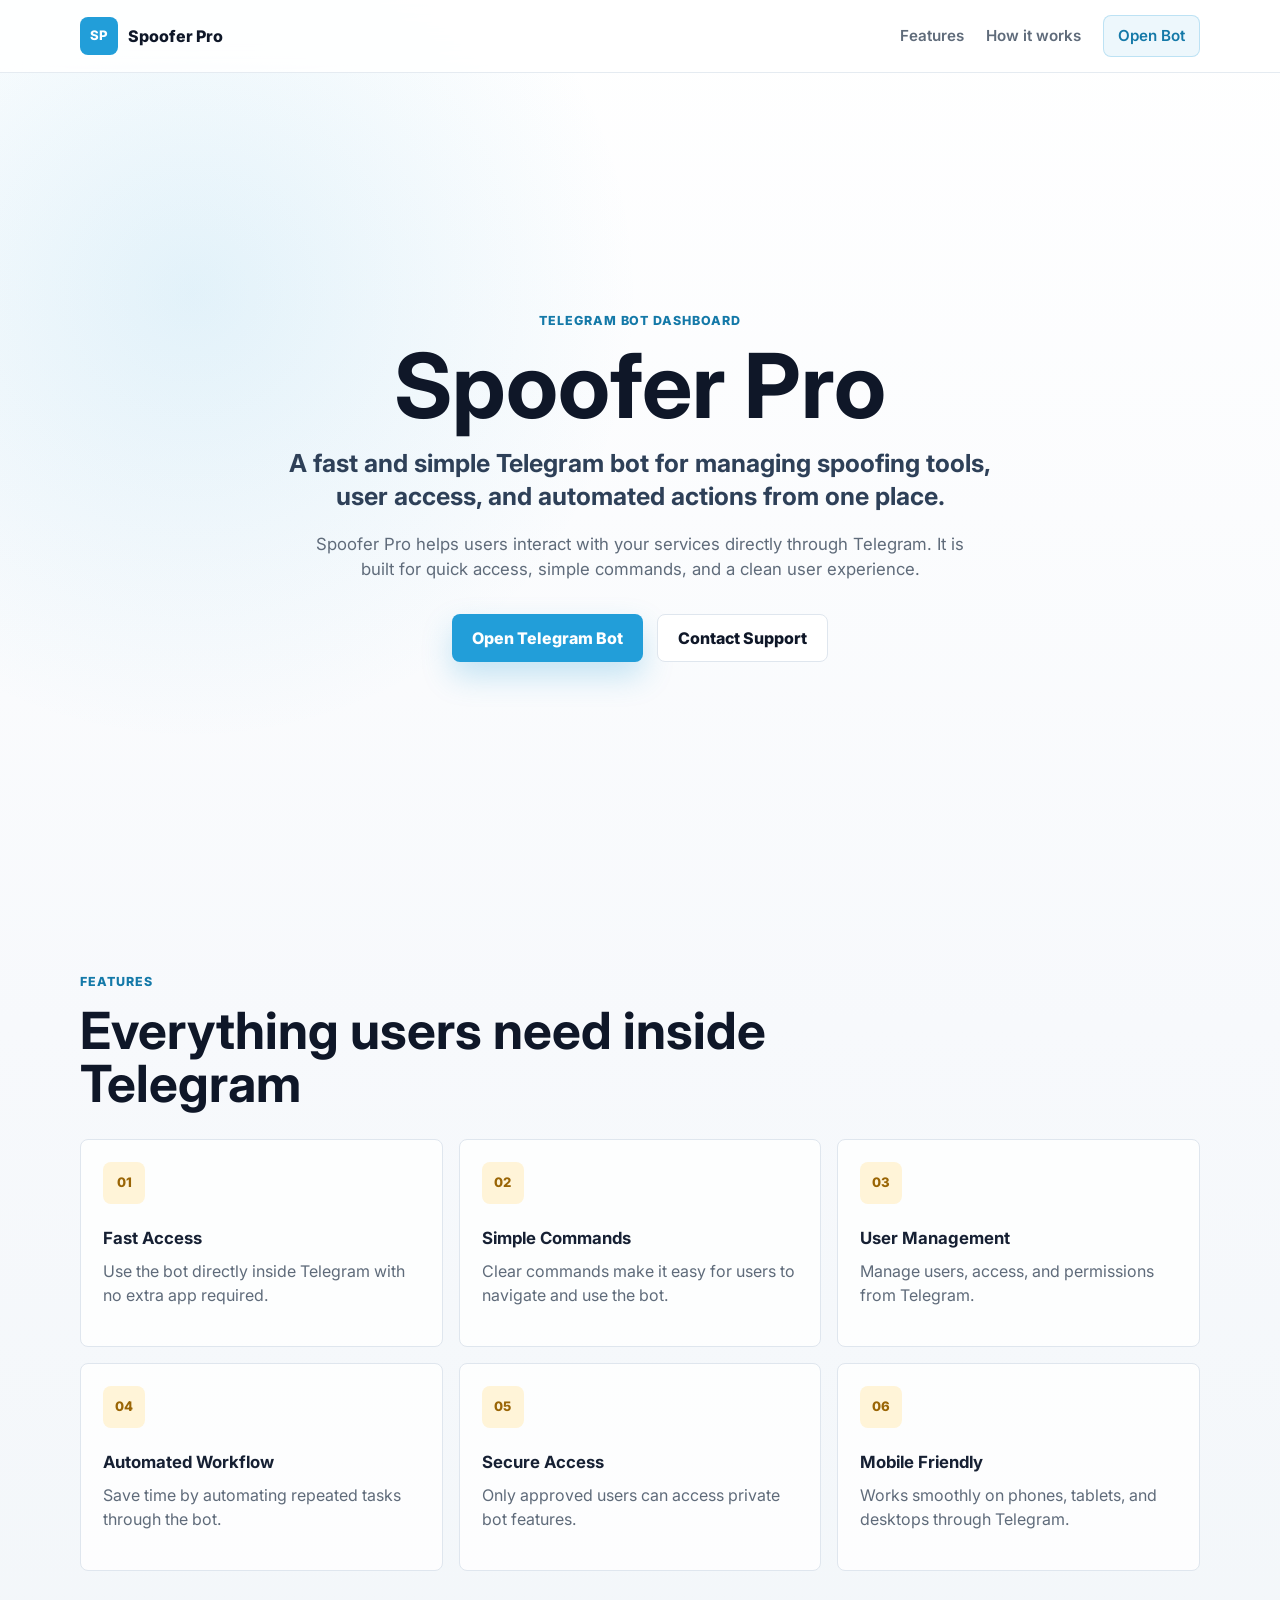
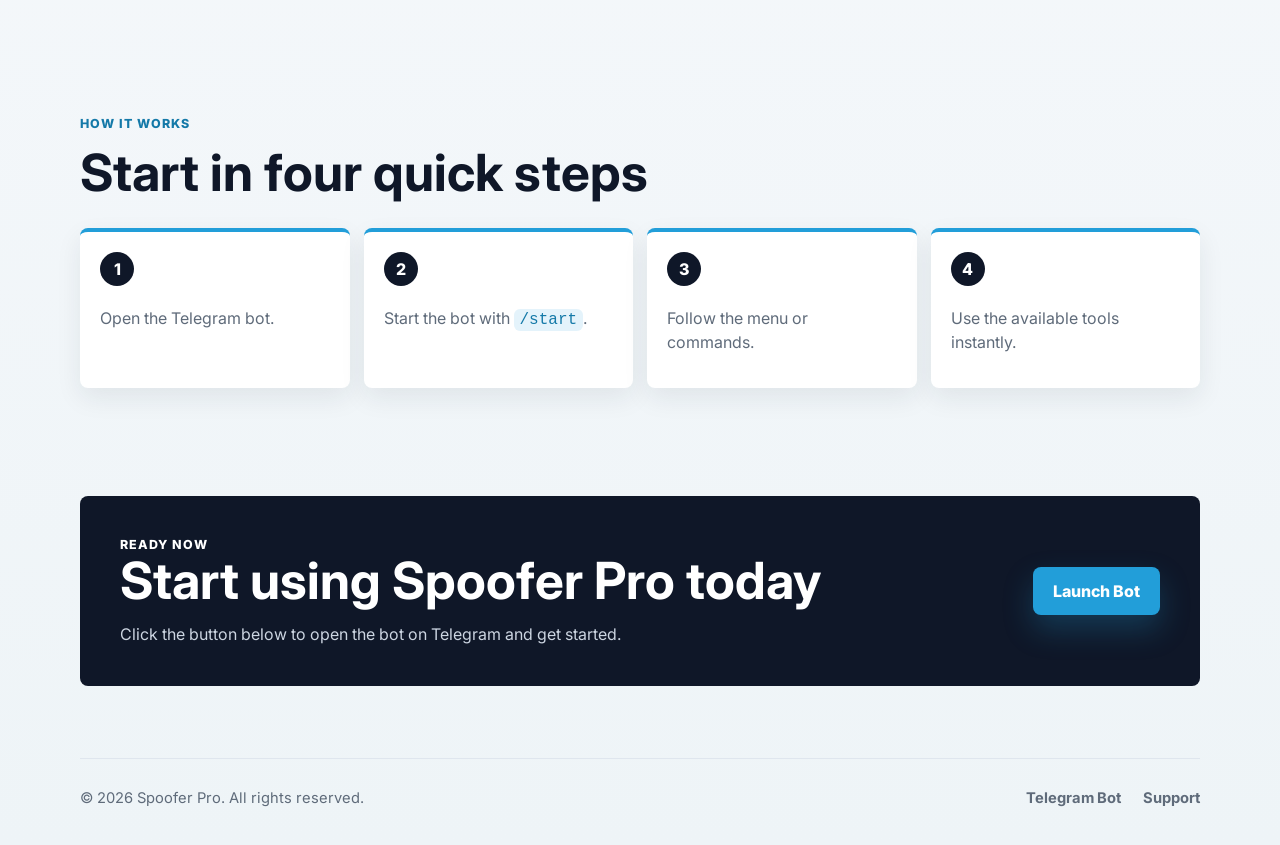
<file: index.html>
<!doctype html>
<html lang="en">
  <head>
    <meta charset="utf-8">
    <meta name="viewport" content="width=device-width, initial-scale=1">
    <meta name="description" content="Spoofer Pro is a fast and simple Telegram bot for managing tools, user access, and automated actions from one place.">
    <title>Spoofer Pro | Telegram Bot</title>
    <link rel="preconnect" href="https://fonts.googleapis.com">
    <link rel="preconnect" href="https://fonts.gstatic.com" crossorigin>
    <link href="https://fonts.googleapis.com/css2?family=Inter:wght@400;500;600;700;800&display=swap" rel="stylesheet">
    <link rel="stylesheet" href="styles.css">
  </head>
  <body>
    <header class="site-header">
      <nav class="nav" aria-label="Main navigation">
        <a class="brand" href="index.html" aria-label="Spoofer Pro home">
          <span class="brand-mark" aria-hidden="true">SP</span>
          <span>Spoofer Pro</span>
        </a>
        <div class="nav-links">
          <a href="#features">Features</a>
          <a href="#how-it-works">How it works</a>
          <a class="nav-button" href="https://t.me/SpooferOFMBot">Open Bot</a>
        </div>
      </nav>
    </header>

    <main>
      <section class="hero hero-simple">
        <div class="hero-content">
          <p class="eyebrow">Telegram bot dashboard</p>
          <h1>Spoofer Pro</h1>
          <p class="subtitle">A fast and simple Telegram bot for managing spoofing tools, user access, and automated actions from one place.</p>
          <p class="description">Spoofer Pro helps users interact with your services directly through Telegram. It is built for quick access, simple commands, and a clean user experience.</p>
          <div class="hero-actions" aria-label="Primary actions">
            <a class="button button-primary" href="https://t.me/SpooferOFMBot">Open Telegram Bot</a>
            <a class="button button-secondary" href="https://t.me/SpooferPro_Dev">Contact Support</a>
          </div>
        </div>
      </section>

      <section class="features" id="features" aria-labelledby="features-title">
        <div class="section-heading">
          <p class="eyebrow">Features</p>
          <h2 id="features-title">Everything users need inside Telegram</h2>
        </div>
        <div class="feature-grid">
          <article class="feature-card">
            <span class="feature-icon">01</span>
            <h3>Fast Access</h3>
            <p>Use the bot directly inside Telegram with no extra app required.</p>
          </article>
          <article class="feature-card">
            <span class="feature-icon">02</span>
            <h3>Simple Commands</h3>
            <p>Clear commands make it easy for users to navigate and use the bot.</p>
          </article>
          <article class="feature-card">
            <span class="feature-icon">03</span>
            <h3>User Management</h3>
            <p>Manage users, access, and permissions from Telegram.</p>
          </article>
          <article class="feature-card">
            <span class="feature-icon">04</span>
            <h3>Automated Workflow</h3>
            <p>Save time by automating repeated tasks through the bot.</p>
          </article>
          <article class="feature-card">
            <span class="feature-icon">05</span>
            <h3>Secure Access</h3>
            <p>Only approved users can access private bot features.</p>
          </article>
          <article class="feature-card">
            <span class="feature-icon">06</span>
            <h3>Mobile Friendly</h3>
            <p>Works smoothly on phones, tablets, and desktops through Telegram.</p>
          </article>
        </div>
      </section>

      <section class="steps" id="how-it-works" aria-labelledby="steps-title">
        <div class="section-heading">
          <p class="eyebrow">How it works</p>
          <h2 id="steps-title">Start in four quick steps</h2>
        </div>
        <ol class="step-list">
          <li>
            <span>1</span>
            <p>Open the Telegram bot.</p>
          </li>
          <li>
            <span>2</span>
            <p>Start the bot with <code>/start</code>.</p>
          </li>
          <li>
            <span>3</span>
            <p>Follow the menu or commands.</p>
          </li>
          <li>
            <span>4</span>
            <p>Use the available tools instantly.</p>
          </li>
        </ol>
      </section>

      <section class="cta" aria-labelledby="cta-title">
        <div>
          <p class="eyebrow">Ready now</p>
          <h2 id="cta-title">Start using Spoofer Pro today</h2>
          <p>Click the button below to open the bot on Telegram and get started.</p>
        </div>
        <a class="button button-primary" href="https://t.me/SpooferOFMBot">Launch Bot</a>
      </section>
    </main>

    <footer class="site-footer">
      <p>&copy; 2026 Spoofer Pro. All rights reserved.</p>
      <div class="footer-links">
        <a href="https://t.me/SpooferOFMBot">Telegram Bot</a>
        <a href="https://t.me/SpooferPro_Dev">Support</a>
      </div>
    </footer>
  </body>
</html>
</file>
<file: styles.css>
:root {
  --bg: #f7f9fc;
  --text: #162033;
  --muted: #5f6b7a;
  --line: #dfe6ee;
  --panel: #ffffff;
  --telegram: #229ed9;
  --telegram-dark: #1479a8;
  --ink: #0f1728;
}

* {
  box-sizing: border-box;
}

html {
  scroll-behavior: smooth;
}

body {
  margin: 0;
  background:
    radial-gradient(circle at 15% 12%, rgba(34, 158, 217, 0.12), transparent 28rem),
    linear-gradient(180deg, #ffffff 0%, var(--bg) 42%, #eef4f7 100%);
  color: var(--text);
  font-family: Inter, system-ui, -apple-system, BlinkMacSystemFont, "Segoe UI", sans-serif;
  line-height: 1.5;
}

a {
  color: inherit;
  text-decoration: none;
}

.site-header {
  position: sticky;
  top: 0;
  z-index: 10;
  border-bottom: 1px solid rgba(223, 230, 238, 0.8);
  background: rgba(255, 255, 255, 0.86);
  backdrop-filter: blur(16px);
}

.nav,
main,
.site-footer {
  width: min(1120px, calc(100% - 40px));
  margin: 0 auto;
}

.nav {
  min-height: 72px;
  display: flex;
  align-items: center;
  justify-content: space-between;
  gap: 24px;
}

.brand,
.nav-links,
.hero-actions,
.footer-links {
  display: flex;
  align-items: center;
}

.brand {
  gap: 10px;
  font-weight: 800;
  color: var(--ink);
}

.brand-mark {
  display: grid;
  place-items: center;
  width: 38px;
  height: 38px;
  border-radius: 8px;
  background: var(--telegram);
  color: white;
  font-size: 0.82rem;
  letter-spacing: 0;
}

.nav-links {
  gap: 22px;
  color: var(--muted);
  font-size: 0.95rem;
  font-weight: 600;
}

.nav-button {
  border: 1px solid rgba(34, 158, 217, 0.24);
  border-radius: 8px;
  padding: 9px 14px;
  color: var(--telegram-dark);
  background: rgba(34, 158, 217, 0.08);
}

.hero {
  display: flex;
  align-items: center;
  justify-content: center;
  min-height: calc(100vh - 72px);
  padding: 64px 0;
}

.hero-simple {
  max-width: 860px;
  margin: 0 auto;
  text-align: center;
}

.hero-simple .subtitle,
.hero-simple .description {
  margin-left: auto;
  margin-right: auto;
}

.hero-simple .hero-actions {
  justify-content: center;
}

.eyebrow {
  margin: 0 0 12px;
  color: var(--telegram-dark);
  font-size: 0.78rem;
  font-weight: 800;
  letter-spacing: 0.08em;
  text-transform: uppercase;
}

h1,
h2,
h3,
p {
  margin-top: 0;
}

h1 {
  margin-bottom: 18px;
  color: var(--ink);
  font-size: clamp(3rem, 7vw, 6.25rem);
  line-height: 0.96;
  letter-spacing: 0;
}

h2 {
  margin-bottom: 14px;
  color: var(--ink);
  font-size: clamp(2rem, 4vw, 3.2rem);
  line-height: 1.05;
  letter-spacing: 0;
}

h3 {
  margin-bottom: 8px;
  font-size: 1.05rem;
}

.subtitle {
  max-width: 720px;
  margin-bottom: 18px;
  color: #2e4058;
  font-size: clamp(1.18rem, 2.2vw, 1.55rem);
  font-weight: 700;
  line-height: 1.35;
}

.description {
  max-width: 650px;
  margin-bottom: 32px;
  color: var(--muted);
  font-size: 1.05rem;
}

.hero-actions {
  flex-wrap: wrap;
  gap: 14px;
}

.button {
  display: inline-flex;
  align-items: center;
  justify-content: center;
  min-height: 48px;
  border-radius: 8px;
  padding: 0 20px;
  font-weight: 800;
  transition: transform 180ms ease, box-shadow 180ms ease, background 180ms ease;
}

.button:hover {
  transform: translateY(-2px);
}

.button-primary {
  background: var(--telegram);
  color: white;
  box-shadow: 0 14px 30px rgba(34, 158, 217, 0.25);
}

.button-primary:hover {
  background: var(--telegram-dark);
}

.button-secondary {
  border: 1px solid var(--line);
  background: white;
  color: var(--ink);
}

.features,
.steps,
.cta {
  padding: 72px 0;
}

.section-heading {
  max-width: 690px;
  margin-bottom: 28px;
}

.section-heading h2 {
  margin-bottom: 0;
}

.feature-grid {
  display: grid;
  grid-template-columns: repeat(3, 1fr);
  gap: 16px;
}

.feature-card {
  min-height: 208px;
  border: 1px solid var(--line);
  border-radius: 8px;
  padding: 22px;
  background: rgba(255, 255, 255, 0.82);
}

.feature-icon {
  display: inline-grid;
  place-items: center;
  width: 42px;
  height: 42px;
  margin-bottom: 22px;
  border-radius: 8px;
  background: #fff4d8;
  color: #9a6505;
  font-size: 0.82rem;
  font-weight: 800;
}

.feature-card p,
.cta p,
.step-list p {
  margin-bottom: 0;
  color: var(--muted);
}

.step-list {
  display: grid;
  grid-template-columns: repeat(4, 1fr);
  gap: 14px;
  margin: 0;
  padding: 0;
  list-style: none;
}

.step-list li {
  min-height: 160px;
  border-top: 4px solid var(--telegram);
  border-radius: 8px;
  padding: 20px;
  background: white;
  box-shadow: 0 10px 26px rgba(22, 32, 51, 0.08);
}

.step-list span {
  display: inline-grid;
  place-items: center;
  width: 34px;
  height: 34px;
  margin-bottom: 20px;
  border-radius: 50%;
  background: var(--ink);
  color: white;
  font-weight: 800;
}

code {
  border-radius: 6px;
  padding: 2px 6px;
  background: rgba(34, 158, 217, 0.12);
  color: var(--telegram-dark);
  font-family: ui-monospace, SFMono-Regular, Menlo, Monaco, Consolas, monospace;
}

.cta {
  display: flex;
  align-items: center;
  justify-content: space-between;
  gap: 32px;
  margin: 36px 0 72px;
  border-radius: 8px;
  padding: 40px;
  background: var(--ink);
  color: white;
}

.cta h2,
.cta .eyebrow {
  color: white;
}

.cta p {
  max-width: 560px;
  color: #ccd5e1;
}

.site-footer {
  display: flex;
  align-items: center;
  justify-content: space-between;
  gap: 24px;
  border-top: 1px solid var(--line);
  padding: 28px 0 36px;
  color: var(--muted);
  font-size: 0.92rem;
}

.site-footer p {
  margin-bottom: 0;
}

.footer-links {
  flex-wrap: wrap;
  justify-content: flex-end;
  gap: 14px 22px;
  font-weight: 700;
}

.legal-page {
  max-width: 760px;
  padding: 72px 0 96px;
}

.legal-page h1 {
  font-size: clamp(2.3rem, 7vw, 4rem);
}

.legal-page section {
  margin-top: 32px;
}

.legal-page ul {
  padding-left: 1.2rem;
}

@media (max-width: 900px) {
  .hero {
    min-height: auto;
    padding-top: 56px;
  }

  .feature-grid,
  .step-list {
    grid-template-columns: repeat(2, 1fr);
  }
}

@media (max-width: 680px) {
  .nav,
  main,
  .site-footer {
    width: min(100% - 28px, 1120px);
  }

  .nav {
    min-height: 64px;
  }

  .nav-links a:not(.nav-button) {
    display: none;
  }

  .hero {
    min-height: calc(100vh - 64px);
    padding: 48px 0;
  }

  .button {
    width: 100%;
  }

  .feature-grid,
  .step-list {
    grid-template-columns: 1fr;
  }

  .features,
  .steps,
  .cta {
    padding: 50px 0;
  }

  .cta {
    display: block;
    margin-bottom: 48px;
    padding: 28px;
  }

  .cta .button {
    margin-top: 24px;
  }

  .site-footer {
    display: block;
  }

  .footer-links {
    justify-content: flex-start;
    margin-top: 16px;
  }
}
</file>
